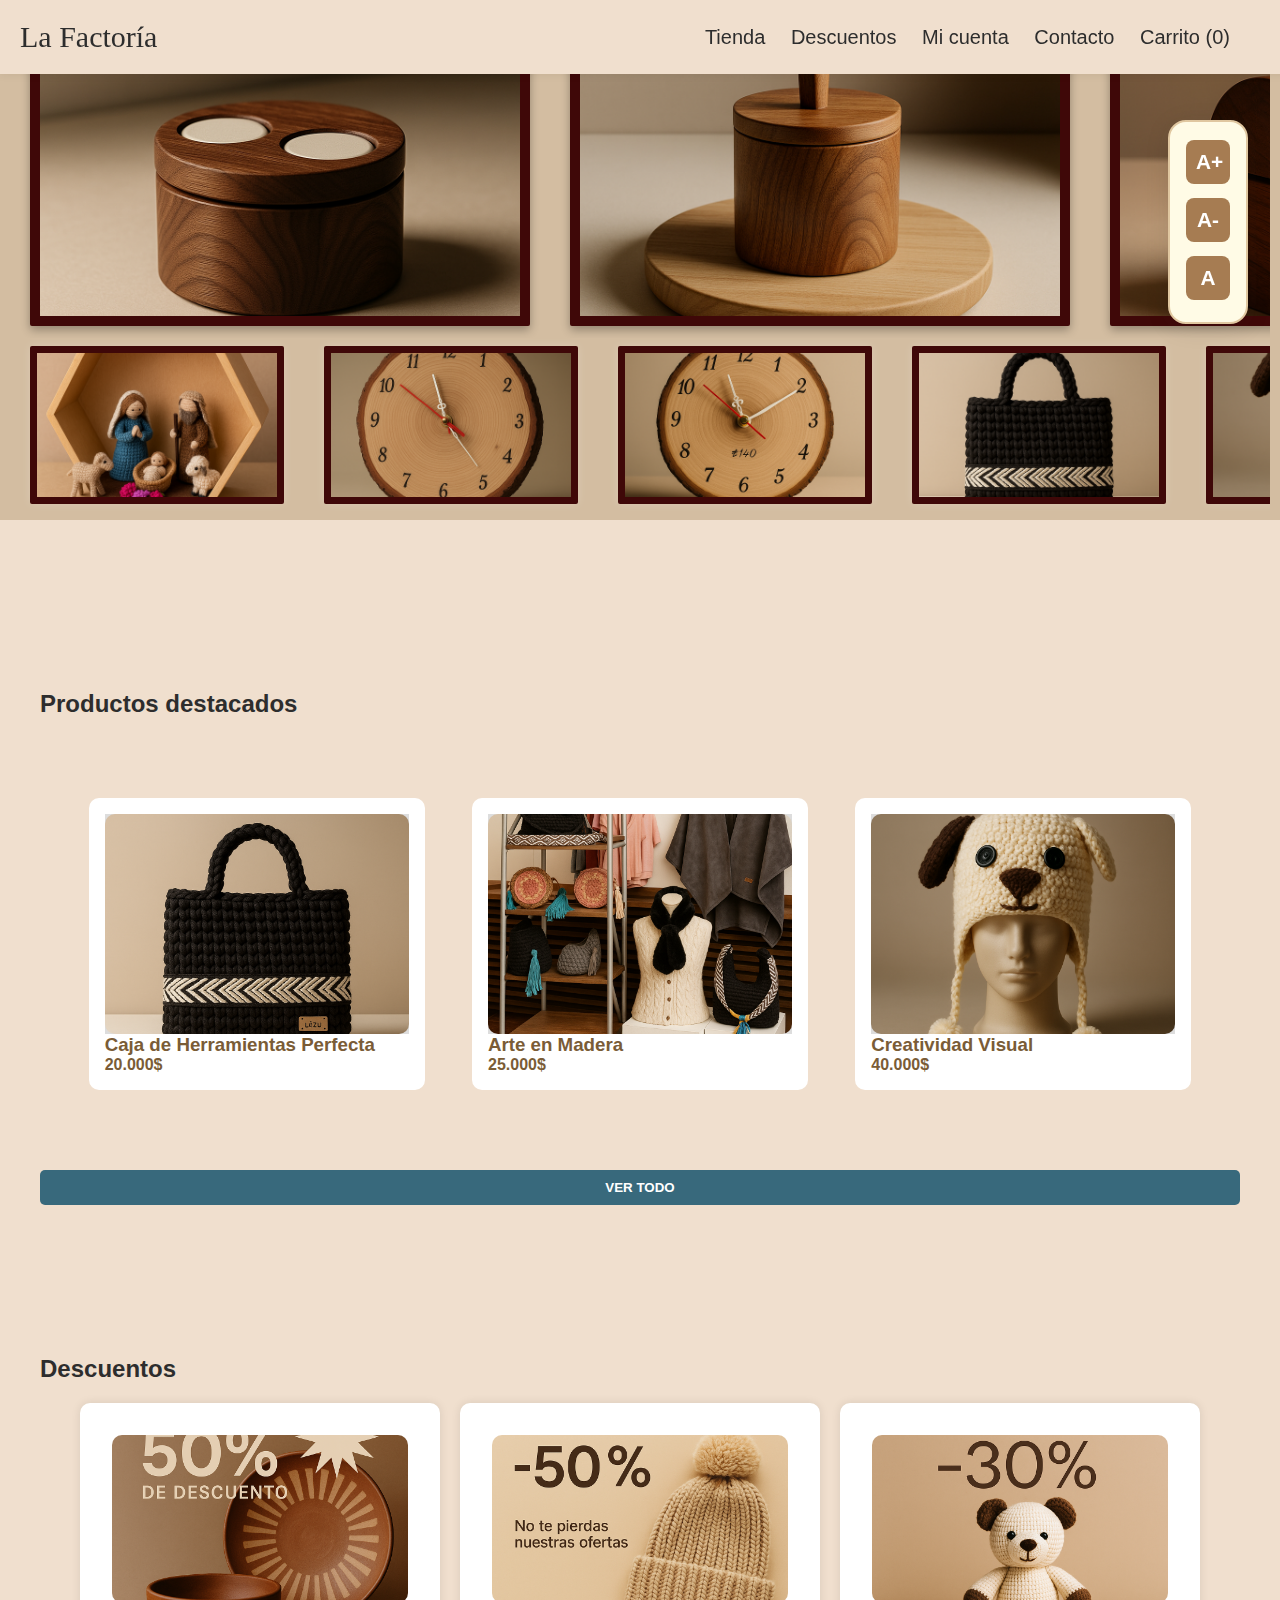
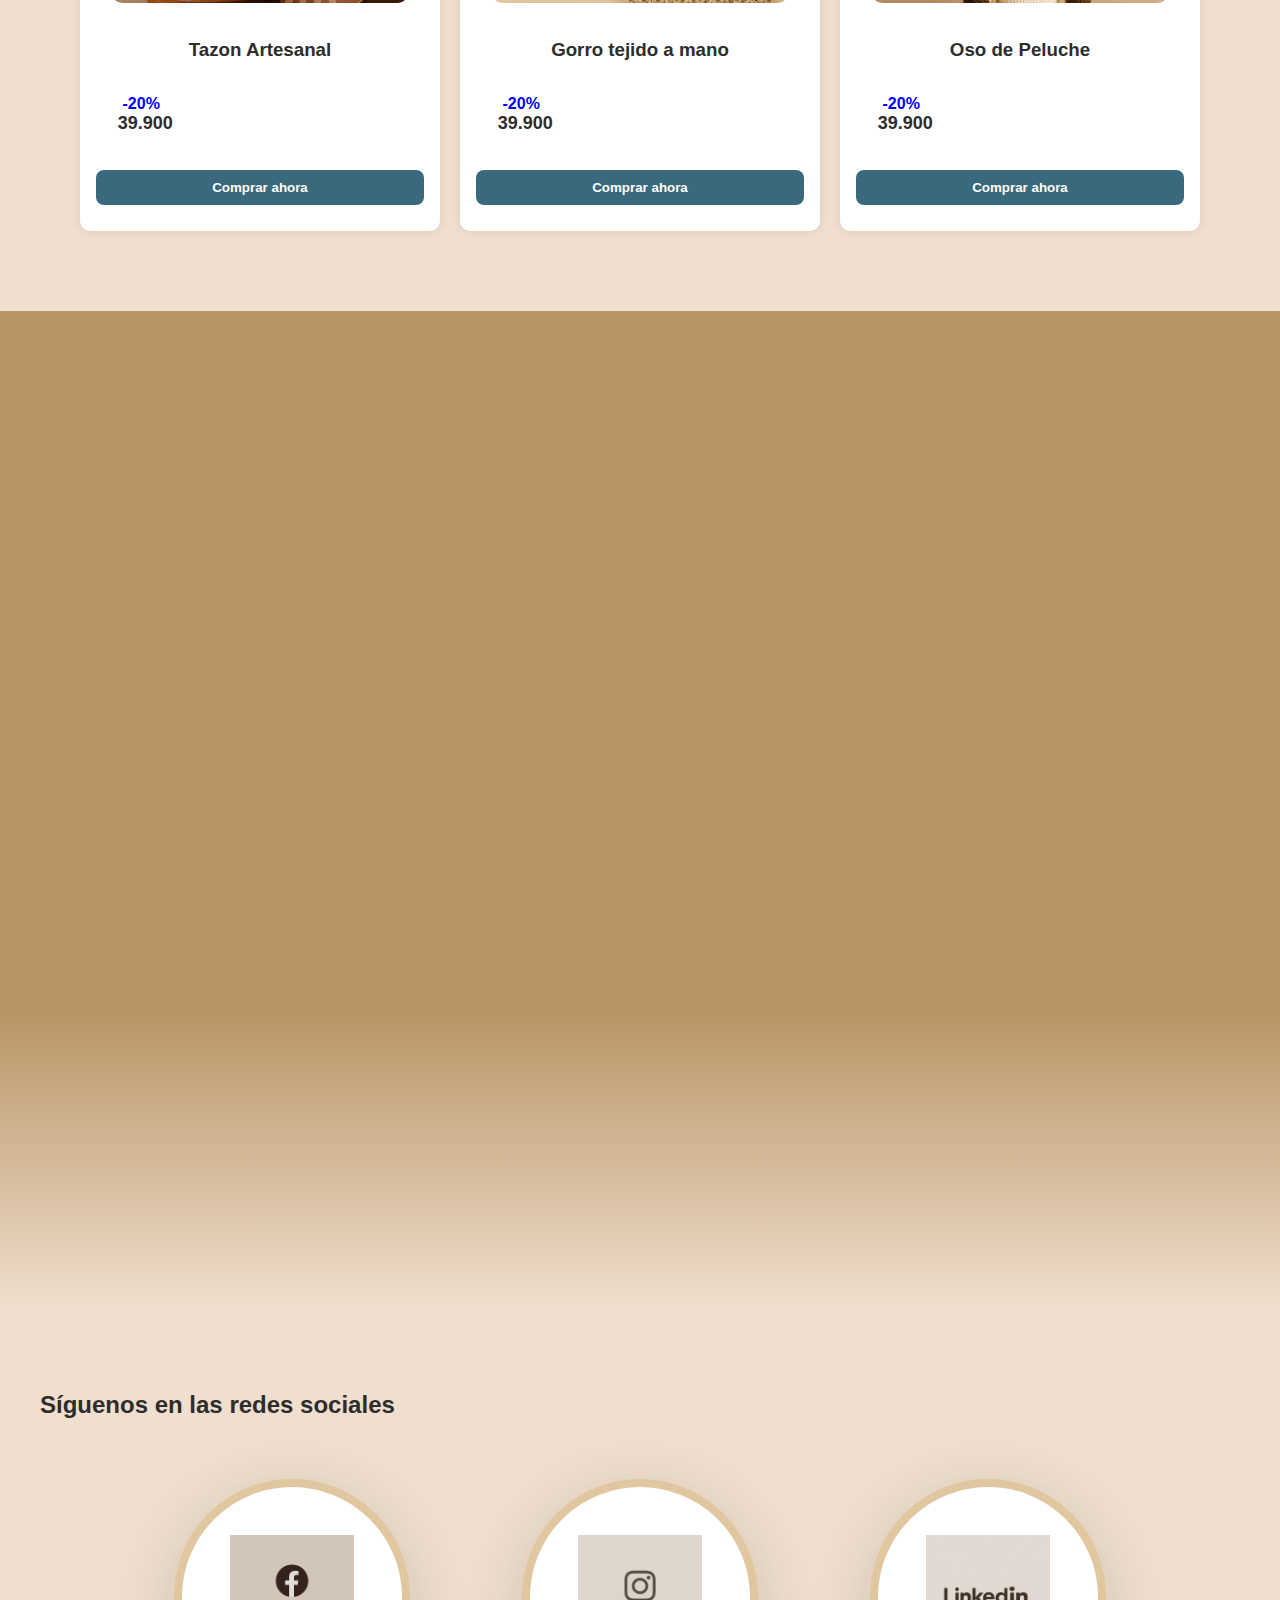
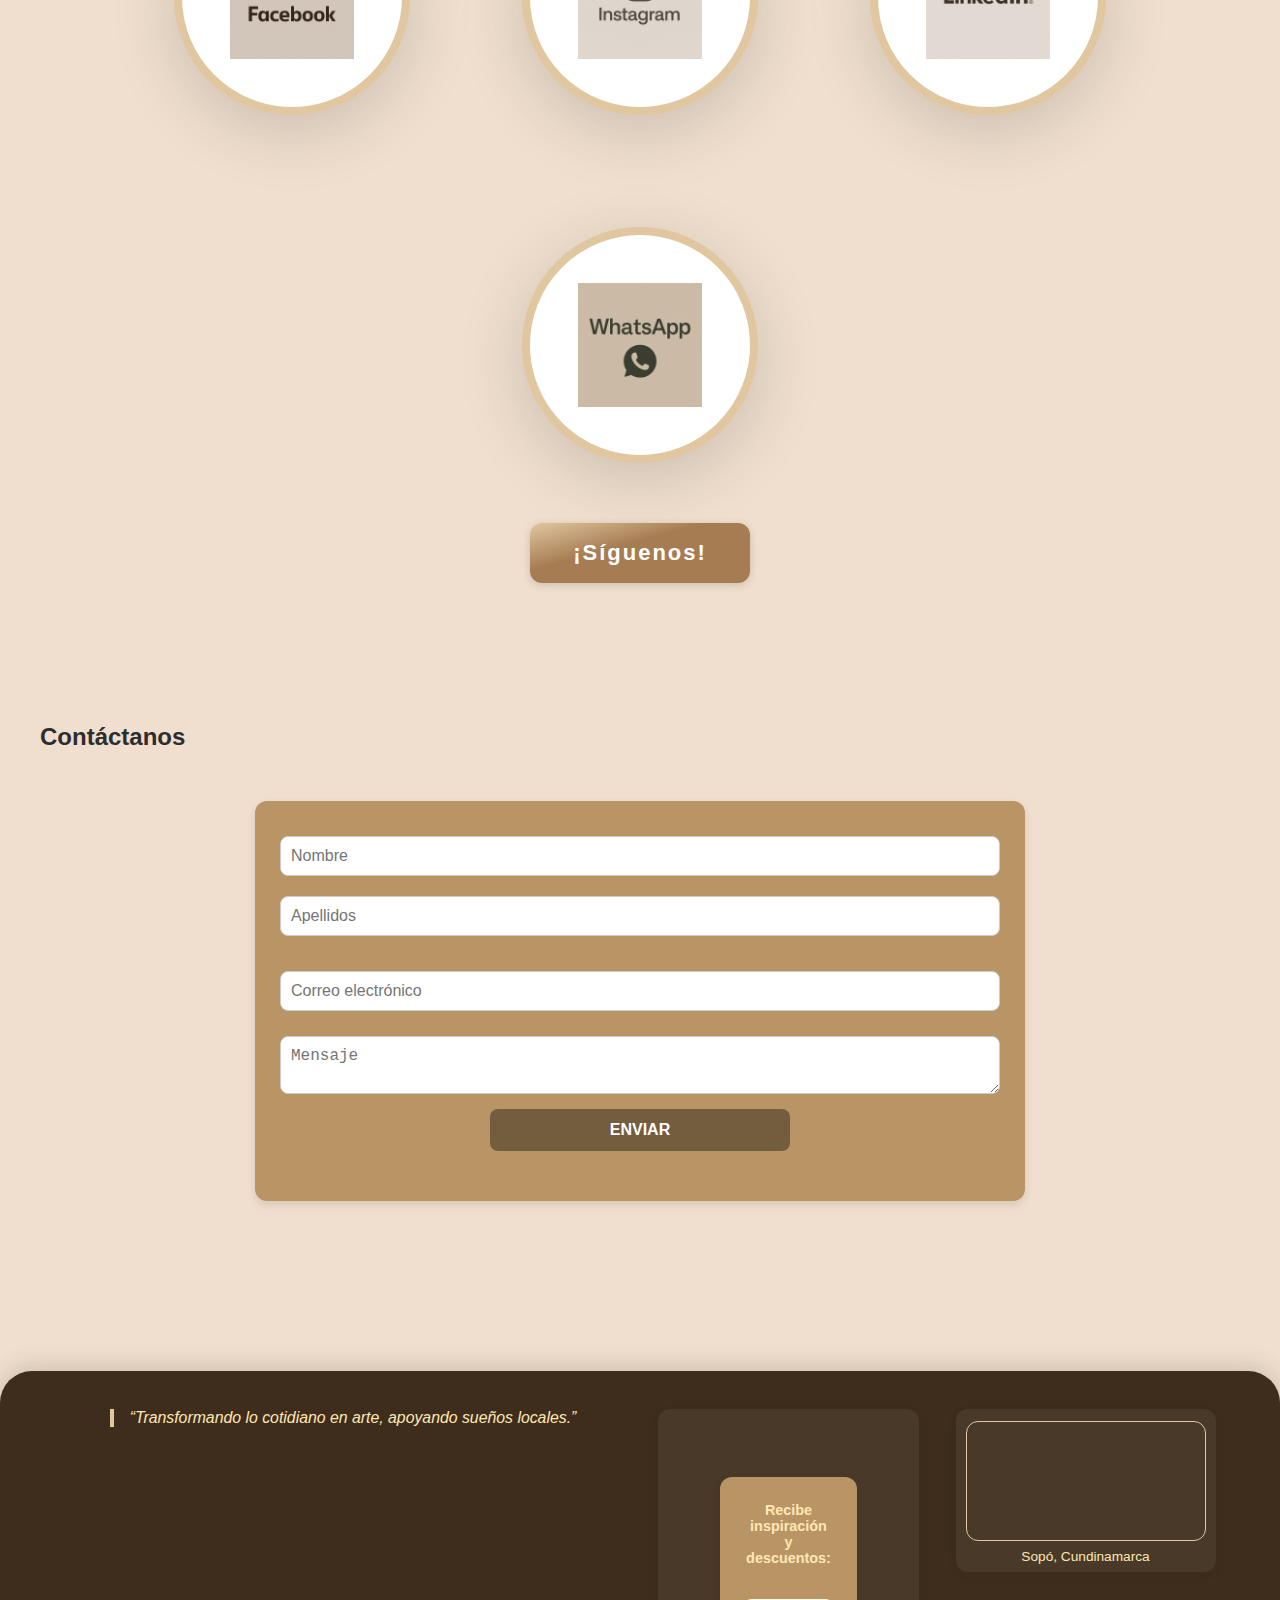
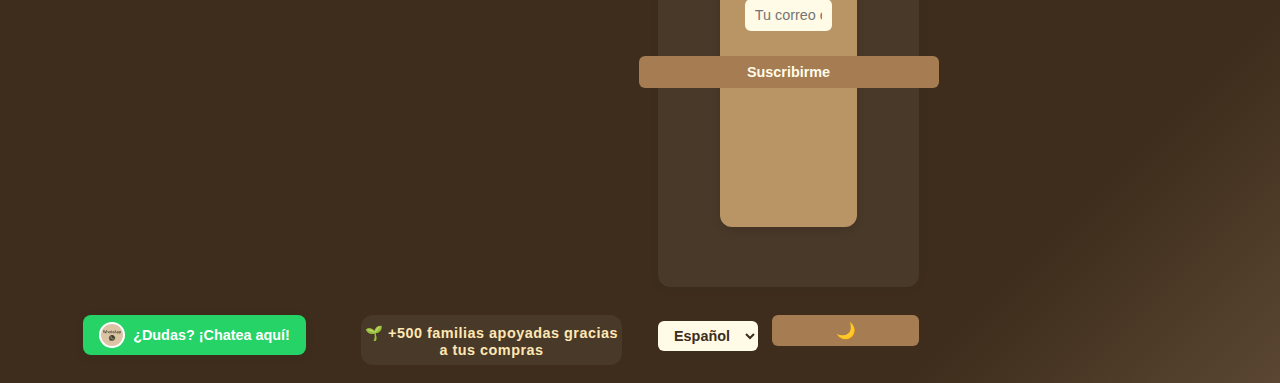
<file: la_factoria_clon/index.html>
<!DOCTYPE html>
<html lang="es">
  <head>
    <meta charset="UTF-8" />
    <meta name="viewport" content="width=device-width, initial-scale=1.0" />
    <title>La Factoría</title>
    <link rel="stylesheet" href="css/styles.css" />
    <link rel="stylesheet" href="css/style.css" />
  </head>
  <body>
    <!-- NAVBAR FIJA -->
    <header class="navbar-fija">
      <div class="logo">La Factoría</div>
      <nav>
        <a href="tienda.html">Tienda</a>
        <a href="#servicios">Descuentos</a>
        <a href="login.html">Mi cuenta</a>
        <a href="#contacto">Contacto</a>
        <a href="carrito.html">Carrito (<span id="cart-count">0</span>)</a>
      </nav>
    </header>

    <!-- Carrusel -->
    <section class="hero2">
      <!-- carrusel1 -->
      <div class="carrusel-container">
        <div class="carrusel">
          <div class="cinta">
            <a href="#"
              ><img src="imagenes/imagenes_zopo/1.png" alt="Carrusel 1"
            /></a>
            <a href="#"
              ><img src="imagenes/imagenes_zopo/2.png" alt="Carrusel 2"
            /></a>
            <a href="#"
              ><img src="imagenes/imagenes_zopo/3.png" alt="Carrusel 3"
            /></a>
            <a href="#"
              ><img src="imagenes/imagenes_zopo/4.png" alt="Carrusel 4"
            /></a>
            <a href="#"
              ><img src="imagenes/imagenes_zopo/5.png" alt="Carrusel 5"
            /></a>
            <a href="#"
              ><img src="imagenes/imagenes_zopo/6.png" alt="Carrusel 6"
            /></a>
            <!-- duplicación -->
            <a href="#"
              ><img src="imagenes/imagenes_zopo/1_1.png" alt="Carrusel 1b"
            /></a>
            <a href="#"
              ><img src="imagenes/imagenes_zopo/2_1.png" alt="Carrusel 2b"
            /></a>
            <a href="#"
              ><img src="imagenes/imagenes_zopo/3_1.png" alt="Carrusel 3b"
            /></a>
            <a href="#"
              ><img src="imagenes/imagenes_zopo/4_1.png" alt="Carrusel 4b"
            /></a>
            <a href="#"
              ><img src="imagenes/imagenes_zopo/5_1.png" alt="Carrusel 5b"
            /></a>
            <a href="#"
              ><img src="imagenes/imagenes_zopo/6_1.png" alt="Carrusel 6b"
            /></a>
          </div>
        </div>
      </div>

      <!-- carrusel2 -->
      <div class="carrusel2-container">
        <div class="carrusel2">
          <div class="cinta2">
            <a href="#"
              ><img src="imagenes/imagenes_zopo/7.png" alt="Carrusel 7"
            /></a>
            <a href="#"
              ><img src="imagenes/imagenes_zopo/8.png" alt="Carrusel 8"
            /></a>
            <a href="#"
              ><img src="imagenes/imagenes_zopo/9.png" alt="Carrusel 9"
            /></a>
            <a href="#"
              ><img src="imagenes/imagenes_zopo/10.png" alt="Carrusel 10"
            /></a>
            <a href="#"
              ><img src="imagenes/imagenes_zopo/7_1.png" alt="Carrusel 7b"
            /></a>
            <a href="#"
              ><img src="imagenes/imagenes_zopo/8_1.png" alt="Carrusel 8b"
            /></a>
            <a href="#"
              ><img src="imagenes/imagenes_zopo/9_1.png" alt="Carrusel 9b"
            /></a>
            <!-- duplicación -->
            <a href="#"
              ><img src="imagenes/imagenes_zopo/7.png" alt="Carrusel 7"
            /></a>
            <a href="#"
              ><img src="imagenes/imagenes_zopo/8.png" alt="Carrusel 8"
            /></a>
            <a href="#"
              ><img src="imagenes/imagenes_zopo/9.png" alt="Carrusel 9"
            /></a>
            <a href="#"
              ><img src="imagenes/imagenes_zopo/10.png" alt="Carrusel 10"
            /></a>
            <a href="#"
              ><img src="imagenes/imagenes_zopo/7_1.png" alt="Carrusel 7b"
            /></a>
            <a href="#"
              ><img src="imagenes/imagenes_zopo/8_1.png" alt="Carrusel 8b"
            /></a>
            <a href="#"
              ><img src="imagenes/imagenes_zopo/9_1.png" alt="Carrusel 9b"
            /></a>
          </div>
        </div>
      </div>
    </section>

    <main>
      <section class="productos-destacados destacados" id="productos">
        <h2>Productos destacados</h2>
        <div class="destacados productos">
          <!-- Cambios: cada producto es un enlace a la página de producto -->
          <a class="producto" href="producto.html?producto=1">
            <div class="img">
              <img
                src="imagenes/imagenes_zopo/10.png"
                alt="Bazo de Decoracion"
              />
              <div class="overlay">
                Producto artesanal único. Calidad y diseño exclusivo.<br />
                <span style="font-size: 0.9em; font-weight: normal"
                  >Caja de Herramientas Perfecta</span
                >
              </div>
            </div>
            <h3>Caja de Herramientas Perfecta</h3>
            <p>20.000$</p>
          </a>
          <a class="producto" href="producto.html?producto=2">
            <div class="img">
              <img src="imagenes/imagenes_zopo/9_1.png" alt="Arte en Madera" />
              <div class="overlay">
                Hecho a mano con madera seleccionada.<br />
                <span style="font-size: 0.9em; font-weight: normal"
                  >Arte en Madera</span
                >
              </div>
            </div>
            <h3>Arte en Madera</h3>
            <p>25.000$</p>
          </a>
          <a class="producto" href="producto.html?producto=3">
            <div class="img">
              <img
                src="imagenes/imagenes_zopo/7_1.png"
                alt="Creatividad Visual"
              />
              <div class="overlay">
                Dale vida a tus ideas con creatividad.<br />
                <span style="font-size: 0.9em; font-weight: normal"
                  >Creatividad Visual</span
                >
              </div>
            </div>
            <h3>Creatividad Visual</h3>
            <p>40.000$</p>
          </a>
        </div>
        <button>VER TODO</button>
      </section>

      <section class="servicios" id="servicios">
        <h2>Descuentos</h2>
        <div class="cards">
          <!-- Tarjeta 1 -->
          <div class="card">
            <div class="img">
              <img src="imagenes/descuentos/des_1.png" alt="Vaso Artesanal" />
            </div>
            <h3>Tazon Artesanal</h3>
            <div class="precios">
              <span class="descuento">-20%</span>
              <span class="precio-actual">39.900</span>
            </div>
            <button class="btn-comprar">Comprar ahora</button>
          </div>

          <!-- Tarjeta 2 -->
          <div class="card">
            <div class="img">
              <img src="imagenes/descuentos/des_2.png" alt="Vaso Artesanal" />
            </div>
            <h3>Gorro tejido a mano</h3>
            <div class="precios">
              <span class="descuento">-20%</span>
              <span class="precio-actual">39.900</span>
            </div>
            <button class="btn-comprar">Comprar ahora</button>
          </div>

          <!-- Tarjeta 3 -->
          <div class="card">
            <div class="img">
              <img src="imagenes/descuentos/des_3.png" alt="Vaso Artesanal" />
            </div>
            <h3>Oso de Peluche</h3>
            <div class="precios">
              <span class="descuento">-20%</span>
              <span class="precio-actual">39.900</span>
            </div>
            <button class="btn-comprar">Comprar ahora</button>
          </div>
        </div>
      </section>

      <!-- 5. Sobre nosotros -->
      <section id="nosotros" class="seccion madera">
        <div class="containerNosotros">
          <img
            src="imagenes/imagenNosotros/carro.png"
            id="imagen"
            alt="Imagen animada"
          />
          <div id="marco">
            <img
              src="imagenes/imagenNosotros/marco.png"
              id="imagen-marco"
              alt="Marco decorativo"
            />
            <div id="cuadro">
              <h2>Sobre nosotros</h2>
              <p>
                En La Factoria Artesanal, ubicada en Sopo, trabajamos para
                llevar los mejores productos del campo y la ciudad a todos los
                hogares. Con atención cálida y precios justos, hacemos del
                mercado una experiencia para todos.
              </p>
            </div>
          </div>
        </div>
      </section>

      <section class="redes">
        <h2>Síguenos en las redes sociales</h2>
        <div class="galeria redes-sociales">
          <a
            href="https://facebook.com"
            target="_blank"
            class="red-social facebook"
            title="Facebook"
          >
            <img src="imagenes/logo_redes/facebook.png" alt="Facebook" />
          </a>
          <a
            href="https://instagram.com"
            target="_blank"
            class="red-social instagram"
            title="Instagram"
          >
            <img src="imagenes/logo_redes/insta.png" alt="Instagram" />
          </a>
          <a
            href="https://linkedin.com"
            target="_blank"
            class="red-social linkedin"
            title="LinkedIn"
          >
            <img src="imagenes/logo_redes/linkedin.png" alt="LinkedIn" />
          </a>
          <a
            href="https://wa.me/573001234567"
            target="_blank"
            class="red-social whatsapp"
            title="WhatsApp"
          >
            <img src="imagenes/logo_redes/whats.png" alt="WhatsApp" />
          </a>
        </div>
        <button class="btn-redes">
          <span></span><span></span><span></span><span></span>
          ¡Síguenos!
        </button>
      </section>

      <section class="contacto" id="contacto">
        <h2>Contáctanos</h2>
        <form>
          <div>
            <input placeholder="Nombre" />
            <input placeholder="Apellidos" />
          </div>
          <input placeholder="Correo electrónico" />
          <textarea placeholder="Mensaje"></textarea>
          <button>ENVIAR</button>
        </form>
      </section>
    </main>

    <!-- Widget de accesibilidad -->
    <div
      class="accesibilidad-widget"
      aria-label="Herramientas de accesibilidad"
    >
      <button id="aumentar-texto" title="Aumentar tamaño de texto">A+</button>
      <button id="disminuir-texto" title="Disminuir tamaño de texto">A-</button>
      <button id="resetear-texto" title="Restablecer tamaño de texto">A</button>
    </div>

    <!-- Footer innovador -->
    <footer class="footer-innovador">
      <!-- 1. Frase inspiradora o lema de la marca -->
      <div class="footer-lema">
        <blockquote>
          <span
            >“Transformando lo cotidiano en arte, apoyando sueños
            locales.”</span
          >
        </blockquote>
      </div>

      <!-- 2. Newsletter creativa -->
      <div class="footer-newsletter">
        <form id="newsletter-form">
          <label for="newsletter-email">Recibe inspiración y descuentos:</label>
          <input
            type="email"
            id="newsletter-email"
            placeholder="Tu correo electrónico"
            required
          />
          <button type="submit">Suscribirme</button>
        </form>
        <div id="newsletter-msg" style="display: none">
          ¡Gracias por unirte a la comunidad Factoría!
        </div>
      </div>

      <!-- 3. Mapa interactivo o mini-mapa de Sopo -->
      <div class="footer-mapa">
        <iframe
          title="Ubicación La Factoría Sopo"
          src="https://www.openstreetmap.org/export/embed.html?bbox=-73.944%2C4.909%2C-73.930%2C4.919&amp;layer=mapnik"
          style="
            border: 1px solid #e0c7a0;
            border-radius: 12px;
            width: 100%;
            height: 120px;
          "
          loading="lazy"
          referrerpolicy="no-referrer-when-downgrade"
        ></iframe>
        <small>Sopó, Cundinamarca</small>
      </div>

      <!-- 5. Botón de WhatsApp o chat directo -->
      <div class="footer-whatsapp">
        <a
          href="https://wa.me/573001234567"
          target="_blank"
          class="whatsapp-btn"
          title="Chatea con nosotros por WhatsApp"
        >
          <img src="imagenes/logo_redes/whats.png" alt="WhatsApp" />
          <span>¿Dudas? ¡Chatea aquí!</span>
        </a>
      </div>

      <!-- 10. Contador de impacto -->
      <div class="footer-impacto">
        <span
          >🌱 <strong>+500</strong> familias apoyadas gracias a tus
          compras</span
        >
      </div>

      <!-- 11. Selector de idioma y modo oscuro -->
      <div class="footer-opciones">
        <select id="selector-idioma" aria-label="Seleccionar idioma">
          <option value="es">Español</option>
          <option value="en">English</option>
        </select>
        <button id="modo-oscuro" title="Activar/desactivar modo oscuro">
          🌙
        </button>
      </div>
    </footer>
    <script src="js/scripts.js"></script>
    <script src="js/accesibilidad.js"></script>
    <script>
      // Newsletter feedback
      document.getElementById("newsletter-form").onsubmit = function (e) {
        e.preventDefault();
        document.getElementById("newsletter-msg").style.display = "block";
        setTimeout(() => {
          document.getElementById("newsletter-msg").style.display = "none";
        }, 3500);
        this.reset();
      };

      // Modo oscuro
      document.getElementById("modo-oscuro").onclick = function () {
        document.body.classList.toggle("dark-mode");
      };

      // Selector de idioma (solo cambia el idioma visualmente, ejemplo simple)
      document.getElementById("selector-idioma").onchange = function () {
        alert("Funcionalidad de cambio de idioma próximamente.");
      };
    </script>
  </body>
</html>
</file>
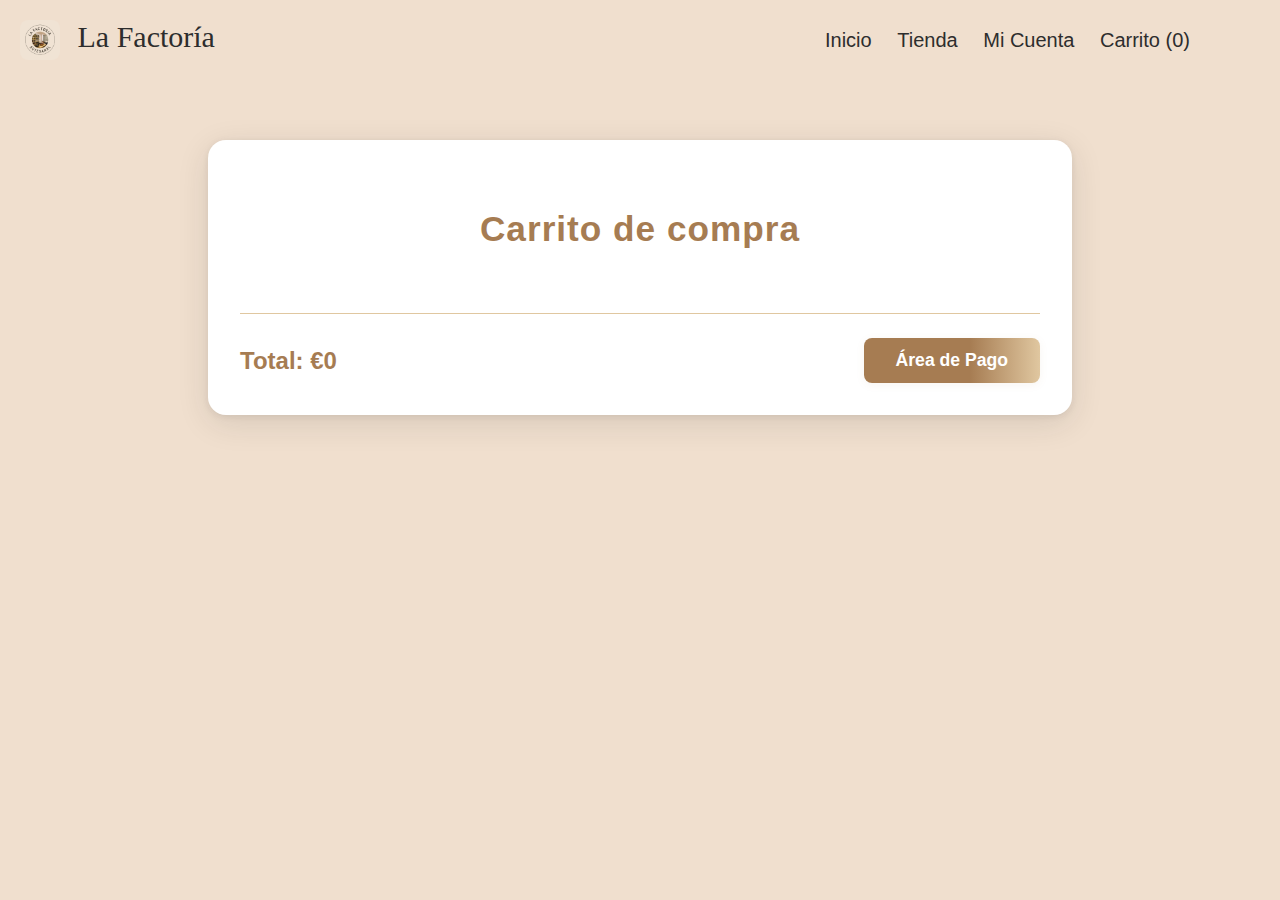
<file: la_factoria_clon/carrito.html>
<!DOCTYPE html>
<html lang="es">
  <head>
    <meta charset="UTF-8" />
    <meta name="viewport" content="width=device-width, initial-scale=1.0" />
    <title>Carrito de Compra - La Factoría</title>
    <link rel="stylesheet" href="css/styles.css" />
    <link rel="stylesheet" href="css/css_carrito.css" />
  </head>
  <body>
    <header>
      <div class="logo">
        <img
          src="imagenes/logo_redes/logo.png"
          alt="Logo La Factoría"
          style="
            height: 40px;
            vertical-align: middle;
            border-radius: 8px;
            margin-right: 10px;
          "
        />
        La Factoría
      </div>
      <nav>
        <a href="index.html">Inicio</a>
        <a href="tienda.html">Tienda</a>
        <a href="login.html">Mi Cuenta</a>
        <a href="carrito.html">Carrito (<span id="cart-count">0</span>)</a>
      </nav>
    </header>

    <main class="carrito">
      <h2>Carrito de compra</h2>
      <div id="cart-items">
        <!-- Los productos reales se generan dinámicamente con JS -->
      </div>
      <div class="total">
        <h3>Total: €<span id="total-price">0</span></h3>
        <button class="btn-pago" onclick="mostrarOpcionesPago()">
          Área de Pago
        </button>
        <div id="modal" class="modal">
          <div class="modal-content">
            <div id="opcionesPago">
              <h3>Elige tu método de pago</h3>
              <button onclick="elegirMetodo('Visa')">Visa 💳</button>
              <button onclick="elegirMetodo('Mastercard')">Mastercard 💳</button>
              <button onclick="elegirMetodo('Nequi')">Nequi 📱</button>
              <button onclick="cerrarOpcionesPago()">Cancelar</button>
            </div>
            <div id="contenidoPago"></div>
          </div>
        </div>
    </main>

    <script src="js/scripts.js"></script>
  </body>
</html>
</file>
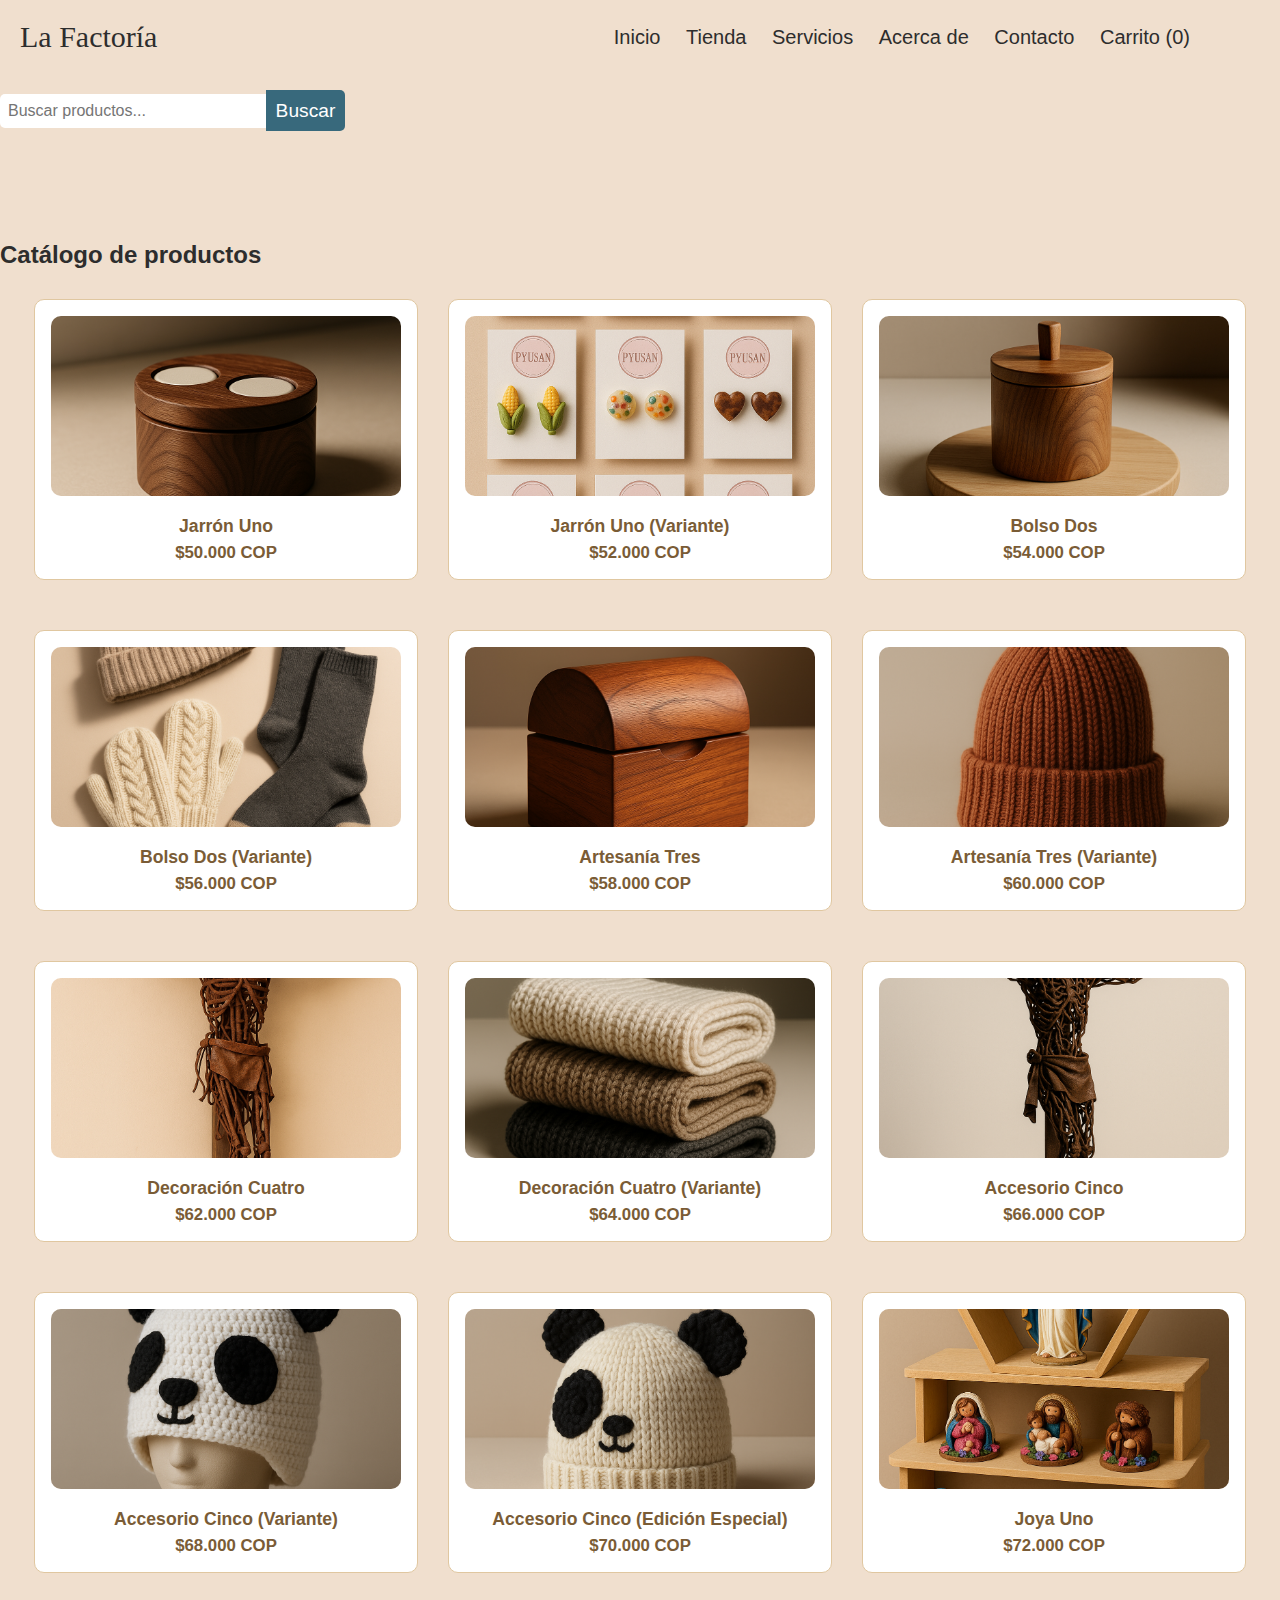
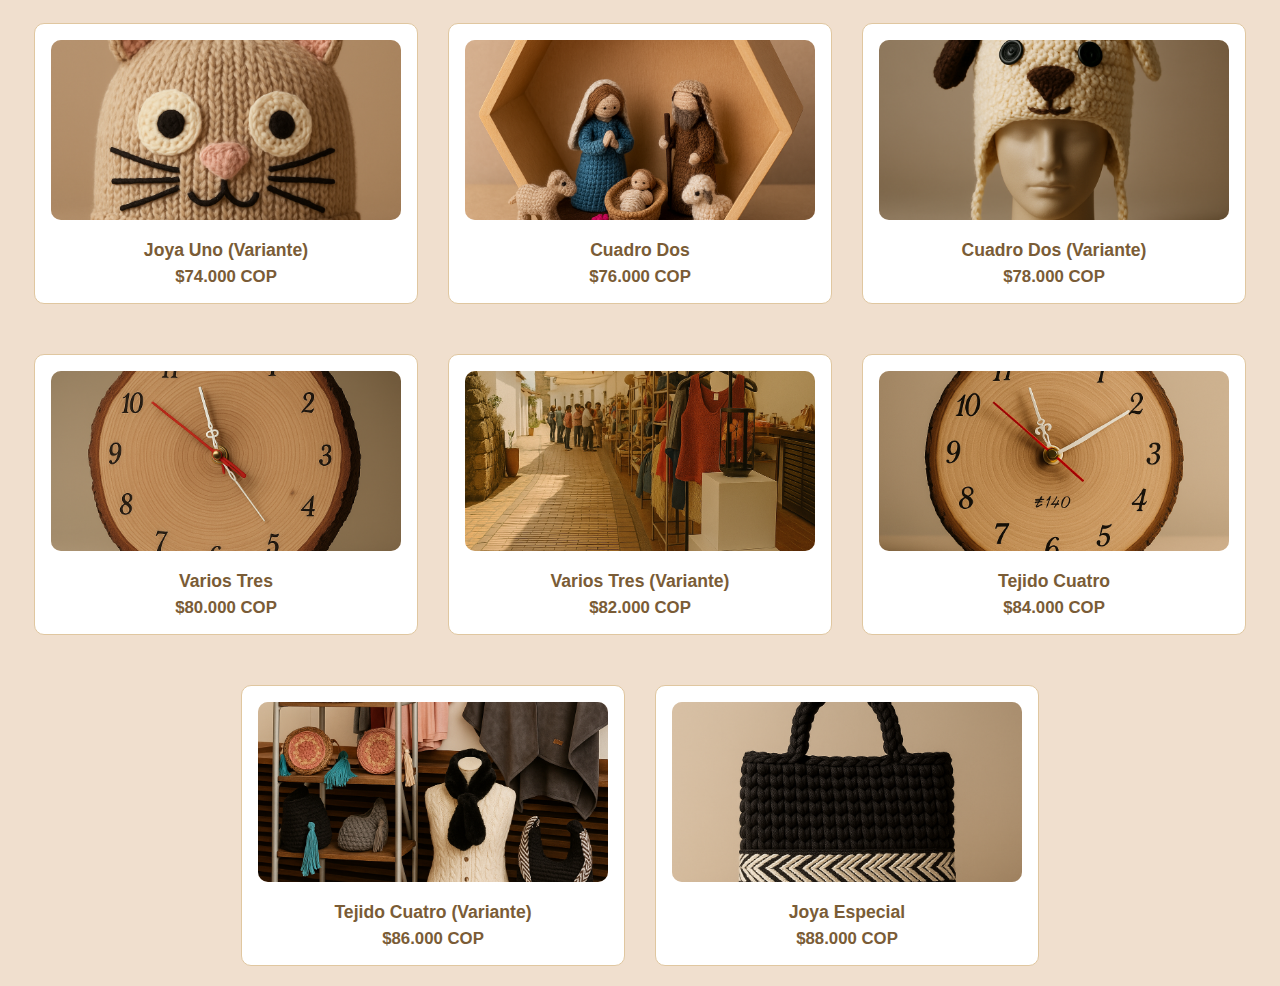
<file: la_factoria_clon/tienda.html>
<!DOCTYPE html>
<html lang="es">
  <head>
    <meta charset="UTF-8" />
    <meta name="viewport" content="width=device-width, initial-scale=1.0" />
    <title>Tienda - La Factoría</title>
    <link rel="stylesheet" href="css/styles.css" />
    <link rel="stylesheet" href="css/tienda.css" />
  </head>
  <body>
    <header>
      <div class="logo">La Factoría</div>
      <nav>
        <a href="index.html">Inicio</a>
        <a href="tienda.html">Tienda</a>
        <a href="index.html#servicios">Servicios</a>
        <a href="index.html#acerca">Acerca de</a>
        <a href="index.html#contacto">Contacto</a>
        <a href="carrito.html">Carrito (<span id="cart-count">0</span>)</a>
      </nav>
    </header>
    <section class="buscador">
      <input type="text" id="buscar" placeholder="Buscar productos..." />
      <button onclick="buscarProductos()">Buscar</button>
    </section>
    <main class="tienda">
      <h2>Catálogo de productos</h2>
      <div class="grid-productos" id="grid-productos">
        <!-- Los productos se cargarán automáticamente desde productos.json -->
      </div>
    </main>
    <script src="js/scripts.js"></script>
    <script>
      // Cargar productos desde productos.json y mostrarlos en la tienda
      fetch("productos.json")
        .then((response) => response.json())
        .then((productos) => {
          const grid = document.getElementById("grid-productos");
          grid.innerHTML = "";
          productos.forEach((prod) => {
            const a = document.createElement("a");
            a.className = "producto";
            a.href = `producto.html?producto=${prod.id}`;
            a.setAttribute("data-category", prod.category || "");
            a.innerHTML = `
              <img src="${prod.image}" alt="${prod.name}" />
              <h3>${prod.name}</h3>
              <p>$${prod.price.toLocaleString("es-CO")} COP</p>
            `;
            grid.appendChild(a);
          });
        });
    </script>
  </body>
</html>
</file>
<file: la_factoria_clon/css/styles.css>
body {
  margin: 0;
  font-family: Arial, sans-serif;
  background-color: #f0dfce;
  color: #2d2d2d;
}
header nav {
  margin-right: 70px;
}
header,
.navbar-fija {
  font-size: 20px;
  display: flex;
  justify-content: space-between;
  align-items: center;
  padding: 20px;
  background-color: #f0dfce;
}

/* Header fijo */
.navbar-fija {
  position: fixed;
  top: 0;
  left: 0;
  width: 100%;
  z-index: 100;
  box-shadow: 0 2px 8px rgba(0, 0, 0, 0.05);
}

.logo {
  font-family: "Lucida Sans Regular";
  font-size: 30px;
}

/* Para que el contenido no quede oculto debajo del header fijo */
main {
  padding-top: 90px;
}

nav a {
  margin-left: 20px;
  text-decoration: none;
  color: #2d2d2d;
}

/* ----------- PRODUCTOS DESTACADOS ENLACES ----------- */
.producto {
  text-decoration: none !important;
  color: #a67c52 !important;
  border: none;
}
.producto h3,
.producto p {
  color: #7a5c36 !important;
  margin: 0;
}
.producto:hover h3,
.producto:hover p {
  color: #d72638 !important;
}
.producto:visited,
.producto:active {
  color: #a67c52 !important;
}
.producto p {
  font-weight: bold;
  color: #7a5c36;
}

.hero {
  height: 100vh;
  background: #000 url("../assets/img/hero.jpg") no-repeat center/cover;
  color: #f0dfce;
  display: flex;
  align-items: center;
  justify-content: center;
  text-align: center;
  padding: 10px;
}
.destacados,
.servicios,
.acerca,
.redes,
.contacto {
  padding: 60px 40px;
}
.productos,
.cards,
.galeria,
.grid-productos {
  display: flex;
  justify-content: space-around;
  gap: 30px;
  flex-wrap: wrap;
}
.producto,
.cards div,
.galeria .img,
.grid-productos .producto {
  width: 30%;
  background: white;
  border-radius: 10px;
  overflow: hidden;
  padding: 1rem;
  box-sizing: border-box;
  margin-bottom: 20px;
  cursor: pointer;
  transition: box-shadow 0.2s;
}
.producto:hover,
.cards div:hover,
.grid-productos .producto:hover {
  box-shadow: 0 4px 16px rgba(0, 0, 0, 0.1);
}
.producto img,
.cards div img,
.galeria .img img,
.grid-productos .producto img {
  width: 100%;
  border-radius: 10px;
  object-fit: cover;
}
.img {
  background-color: #ddd;
  width: 100%;
  height: 200px;
  display: flex;
  align-items: center;
  justify-content: center;
  overflow: hidden;
}
.img img {
  width: 100%;
  height: 100%;
  object-fit: cover;
  border-radius: 10px;
}
.acerca {
  display: flex;
  gap: 40px;
}

/* Form */
form {
  width: 60%;
  height: 350px;
  display: flex;
  flex-direction: column;
  gap: 15px;
  padding: 25px;
  background: #b99566;
  border-radius: 12px;
  box-shadow: 0 4px 10px rgba(0, 0, 0, 0.1);
  margin: 50px auto;
  font-family: "Segoe UI", sans-serif;
}

form h2 {
  margin: 0;
  text-align: center;
  color: #333;
}

form label {
  font-weight: bold;
  color: #555;
}

form input,
form textarea {
  padding: 10px;
  border: 1px solid #ccc;
  border-radius: 8px;
  font-size: 1rem;
  outline: none;
  transition: border 0.3s;
}

form input:focus,
form textarea:focus {
  border-color: rgb(204, 156, 101);
}

form button {
  padding: 12px;
  background-color: #745d3f;
  color: white;
  border: none;
  border-radius: 8px;
  cursor: pointer;
  font-size: 1rem;
  transition: background-color 0.3s;
  width: 300px;
  align-self: center;
}

form button:hover {
  background-color: #a08158;
}

footer {
  text-align: center;
  padding: 20px;
  background-color: #f0dfce;
  font-size: 0.9em;
}

/* ----------- EFECTO HOVER PRODUCTOS DESTACADOS ----------- */
.producto {
  position: relative;
  overflow: hidden;
}

.producto .img {
  position: relative;
  width: 100%;
  height: 220px;
  display: flex;
  align-items: center;
  justify-content: center;
}

.producto .img img {
  width: 100%;
  height: 100%;
  object-fit: cover;
  transition: filter 0.4s;
}

.producto .overlay {
  position: absolute;
  top: 0;
  left: 0;
  right: 0;
  bottom: 0;
  display: flex;
  align-items: center;
  justify-content: center;
  opacity: 0;
  background: rgba(44, 44, 44, 0.5);
  color: #fff;
  font-size: 1.2em;
  font-weight: bold;
  text-align: center;
  padding: 20px;
  transition: opacity 0.4s;
  pointer-events: none;
}

.producto:hover .img img {
  filter: blur(3px) brightness(0.7);
}

.producto:hover .overlay {
  opacity: 1;
  pointer-events: auto;
}

/*Carrusel*/
.hero2 {
  height: 500px;
  background: #d3bda1;
  text-align: center;
  padding: 10px;
}

/*Carrusel 1*/
.carrusel-container {
  overflow: hidden;
  padding: 8px 0;
}

.carrusel {
  white-space: nowrap;
}

.cinta {
  display: inline-flex;
  animation: mover 60s linear infinite;
  animation-direction: reverse;
}

.cinta a {
  display: inline-block;
}

.cinta img {
  padding: 10px;
  background-color: #3f0808;
  box-shadow: 0 4px 10px rgba(0, 0, 0, 0.3);
  width: 480px;
  height: 288px;
  margin: 0 20px;
  object-fit: cover;
  border-radius: 2px;
  cursor: pointer;
}

/*Carrusel 2*/
.carrusel2-container {
  overflow: hidden;
  padding: 8px 0;
}

.carrusel2 {
  white-space: nowrap;
}

.cinta2 {
  display: inline-flex;
  animation: mover 50s linear infinite;
}

.cinta2 a {
  display: inline-block;
}

.cinta2 img {
  padding: 7px;
  background-color: #3f0808;
  box-shadow: 0 4px 10px rgba(0, 0, 0, 0.3);
  width: 240px;
  height: 144px;
  margin: 0 20px;
  object-fit: cover;
  border-radius: 2px;
  box-shadow: 0 0 10px rgba(255, 255, 255, 0.2);
  cursor: pointer;
}

@keyframes mover {
  0% {
    transform: translateX(0);
  }
  100% {
    transform: translateX(-50%);
  }
}

/*About us*/

.containerNosotros {
  position: relative;
  width: 100%;
  height: 1000px;
  background: linear-gradient(to bottom, #b99566 70%, #f0dfce 100%);
}

#imagen {
  position: absolute;
  top: 35%;
  left: -300px; /* más grande, sale desde más lejos */
  width: 300px;
  z-index: 3;
  margin-top: 80px; /* aparece al centro del cuadro */
}

#marco {
  position: absolute;
  top: 25%;
  left: 50%; /* fuera de pantalla */
  width: 700px;
  height: 500px;
  z-index: 1;
  transform: translateX(-200%); /* empieza fuera de pantalla por la izquierda */
  transition: transform 1.5s ease-out;
}

#imagen-marco {
  width: 100%;
  height: 100%;
  display: block;
  position: absolute;
  top: 0;
  left: 0;
  z-index: 1;
}

#cuadro {
  position: absolute;
  top: 53%;
  left: 50%;
  width: 60%;
  height: 80%;
  padding: 15px;
  text-align: center;
  font-size: 1.5rem;
  display: flex;
  flex-direction: column;
  justify-content: center;
  align-items: center;
  transform: translate(-50%, -50%);
  z-index: 2;
  border-radius: 12px;
  box-sizing: border-box;
}

#cuadro h2 {
  font-size: 1.6rem;
  margin-bottom: 10px;
  color: #d72638; /* Rojo */
}

#cuadro p {
  font-size: 1.25rem;
  color: #4e342e; /* Texto cacao */
}

.cards {
  display: flex;
  gap: 20px;
  flex-wrap: wrap;
  justify-content: center;
}

.card {
  background-color: white;
  border-radius: 15px;
  box-shadow: 0 0 10px rgba(0, 0, 0, 0.1);
  padding: 20px;
  width: 250px;
  text-align: center;
}

.cards .img {
  width: 100%;
  height: 200px; /* o el alto que prefieras */
  overflow: hidden;
  border-radius: 10px;
}

.cards .img img {
  width: 100%;
  height: 100%;
  object-fit: cover; /* Esto hace que la imagen rellene sin deformarse */
}
.precios {
  margin: 10px 0;
}

.descuento {
  color: blue;
  font-weight: bold;
  margin-right: 8px;
}

.precio-actual {
  font-size: 18px;
  font-weight: bold;
}

.btn-comprar {
  background-color: #7a5c36 60%;
  color: white;
  border: none;
  padding: 10px 20px;
  border-radius: 8px;
  cursor: pointer;
  font-weight: bold;
  transition: background-color 0.3s;
}

.btn-comprar:hover {
  background-color: #7a5c36 60%;
}

/* ------------------- NUEVO: PRODUCTO INDIVIDUAL ------------------- */
.producto-individual {
  display: flex;
  gap: 40px;
  max-width: 900px;
  margin: 60px auto;
  background: #fff;
  border-radius: 18px;
  box-shadow: 0 8px 32px rgba(44, 44, 44, 0.12),
    0 1.5px 6px rgba(44, 44, 44, 0.08);
  padding: 40px;
}
.producto-individual .imagen {
  flex: 1;
  display: flex;
  align-items: center;
  justify-content: center;
}
.producto-individual .imagen img {
  width: 100%;
  max-width: 350px;
  border-radius: 12px;
  box-shadow: 0 2px 12px rgba(44, 44, 44, 0.08);
}
.producto-individual .detalle {
  flex: 1.2;
  display: flex;
  flex-direction: column;
  justify-content: center;
}
.producto-individual .detalle h1 {
  font-size: 2rem;
  margin-bottom: 12px;
  color: #a67c52;
}
.producto-individual .detalle .precio {
  font-size: 1.5rem;
  color: #7a5c36;
  margin-bottom: 18px;
}
.producto-individual .detalle p {
  margin-bottom: 18px;
  color: #444;
}
.producto-individual .detalle label,
.producto-individual .detalle input {
  font-size: 1rem;
  margin-bottom: 10px;
}
.producto-individual .detalle input[type="number"] {
  width: 60px;
  padding: 4px 8px;
  border-radius: 6px;
  border: 1px solid #ccc;
  margin-left: 8px;
}
.producto-individual .detalle button {
  background: linear-gradient(90deg, #a67c52 60%, #e0c7a0 100%);
  color: #fff;
  border: none;
  border-radius: 8px;
  padding: 12px 32px;
  font-size: 1.1rem;
  font-weight: 600;
  cursor: pointer;
  box-shadow: 0 2px 8px rgba(166, 124, 82, 0.08);
  transition: background 0.2s, transform 0.2s;
}
.producto-individual .detalle button:hover {
  background: linear-gradient(90deg, #7a5c36 60%, #e0c7a0 100%);
  transform: translateY(-2px) scale(1.03);
}
@media (max-width: 900px) {
  .producto-individual {
    flex-direction: column;
    padding: 20px;
  }
  .producto-individual .imagen,
  .producto-individual .detalle {
    width: 100%;
  }
  .producto-individual .imagen img {
    max-width: 100%;
  }
}

.precio-original {
  text-decoration: line-through;
  color: #888;
}
</file>
<file: la_factoria_clon/css/style.css>
body {
  font-family: Arial, sans-serif;
  background: #f0dfce;
  margin: 0;
}

/* Centrado solo para el login */
.login-page {
  min-height: 100vh;
  display: flex;
  align-items: center;
  justify-content: center;
}

.login-container {
  background: white;
  padding: 20px;
  border-radius: 10px;
  box-shadow: 0 0 10px rgba(0, 0, 0, 0.1);
  width: 300px;
  text-align: center;
}

input {
  margin: 10px 0;
  padding: 10px;
  width: 100%;
  box-sizing: border-box;
  border: 1px solid #ccc;
  border-radius: 5px;
}

button {
  padding: 10px;
  background: #38697c;
  color: white;
  border: none;
  border-radius: 5px;
  width: 100%;
  cursor: pointer;
  margin-bottom: 10px;
  font-weight: bold;
}

button.secundario {
  background: #2196f3;
}

button:hover {
  opacity: 0.9;
}

#mensaje,
#mensajeRegistro {
  margin-top: 10px;
  color: red;
  font-size: 14px;
}

.link-registro {
  margin-top: 10px;
  font-size: 14px;
}

.link-registro a {
  color: #2196f3;
  text-decoration: none;
  font-weight: bold;
}

.link-registro a:hover {
  text-decoration: underline;
}

/* --- Redes sociales con botones únicos y vistosos (DOBLE DE GRANDES) --- */
.redes-sociales {
  display: flex;
  justify-content: center;
  gap: 112px;
  margin: 60px 0;
}

.red-social {
  display: flex;
  align-items: center;
  justify-content: center;
  width: 220px;
  height: 220px;
  border-radius: 50%;
  background: #fff;
  box-shadow: 0 16px 64px rgba(44, 44, 44, 0.18);
  transition: transform 0.22s cubic-bezier(0.4, 2, 0.6, 1), box-shadow 0.22s;
  overflow: hidden;
  border: 8px solid #e0c7a0;
  position: relative;
}

.red-social img {
  width: 124px;
  height: 124px;
  object-fit: contain;
  transition: transform 0.22s cubic-bezier(0.4, 2, 0.6, 1), filter 0.22s;
  filter: grayscale(30%) brightness(0.95);
}

.red-social.facebook:hover {
  background: #1877f3;
  border-color: #1877f3;
}
.red-social.instagram:hover {
  background: radial-gradient(
    circle at 30% 110%,
    #fdf497 0%,
    #fdf497 5%,
    #fd5949 45%,
    #d6249f 60%,
    #285aeb 90%
  );
  border-color: #d6249f;
}
.red-social.linkedin:hover {
  background: #0077b5;
  border-color: #0077b5;
}
.red-social.whatsapp:hover {
  background: #25d366;
  border-color: #25d366;
}
.red-social:hover img {
  transform: scale(1.22) rotate(-8deg);
  filter: none;
}
.red-social::after {
  content: "";
  position: absolute;
  inset: 0;
  border-radius: 50%;
  pointer-events: none;
  box-shadow: 0 0 0 0 rgba(166, 124, 82, 0.18);
  transition: box-shadow 0.22s;
}
.red-social:hover::after {
  box-shadow: 0 0 0 32px rgba(166, 124, 82, 0.1);
}

/* Botón animado de redes */
.btn-redes {
  width: 220px;
  height: 60px;
  background: linear-gradient(to left top, #a67c52 60%, #e0c7a0 100%);
  border: none;
  color: #fff;
  font-size: 22px;
  letter-spacing: 2px;
  font-family: "Lato", Arial, sans-serif;
  font-weight: 700;
  outline: none;
  cursor: pointer;
  position: relative;
  padding: 0;
  overflow: hidden;
  margin: 30px auto 0 auto;
  display: block;
  border-radius: 12px;
  box-shadow: 0px 2px 8px rgba(44, 44, 44, 0.18);
  transition: all 0.4s;
}
.btn-redes span {
  position: absolute;
  display: block;
}
.btn-redes span:nth-child(1) {
  height: 3px;
  width: 220px;
  top: 0;
  left: -220px;
  background: linear-gradient(to right, rgba(0, 0, 0, 0), #fffbe6);
  border-top-right-radius: 2px;
  border-bottom-right-radius: 2px;
  animation: span1 2s linear infinite;
  animation-delay: 1s;
}
@keyframes span1 {
  0% {
    left: -220px;
  }
  100% {
    left: 220px;
  }
}
.btn-redes span:nth-child(2) {
  height: 60px;
  width: 3px;
  top: -60px;
  right: 0;
  background: linear-gradient(to bottom, rgba(0, 0, 0, 0), #fffbe6);
  border-bottom-left-radius: 2px;
  border-bottom-right-radius: 2px;
  animation: span2 2s linear infinite;
  animation-delay: 2s;
}
@keyframes span2 {
  0% {
    top: -60px;
  }
  100% {
    top: 60px;
  }
}
.btn-redes span:nth-child(3) {
  height: 3px;
  width: 220px;
  right: -220px;
  bottom: 0;
  background: linear-gradient(to left, rgba(0, 0, 0, 0), #fffbe6);
  border-top-left-radius: 2px;
  border-bottom-left-radius: 2px;
  animation: span3 2s linear infinite;
  animation-delay: 3s;
}
@keyframes span3 {
  0% {
    right: -220px;
  }
  100% {
    right: 220px;
  }
}
.btn-redes span:nth-child(4) {
  height: 60px;
  width: 3px;
  bottom: -60px;
  left: 0;
  background: linear-gradient(to top, rgba(0, 0, 0, 0), #fffbe6);
  border-top-right-radius: 2px;
  border-top-left-radius: 2px;
  animation: span4 2s linear infinite;
  animation-delay: 4s;
}
@keyframes span4 {
  0% {
    bottom: -60px;
  }
  100% {
    bottom: 60px;
  }
}
.btn-redes:hover {
  transform: rotate(-2deg) scale(1.06);
  box-shadow: 0px 4px 12px rgba(44, 44, 44, 0.22);
}
.btn-redes:hover span {
  animation-play-state: paused;
}

/* --- Widget de accesibilidad --- */
.accesibilidad-widget {
  position: fixed;
  top: 120px;
  right: 32px;
  background: #fffbe6;
  border: 2px solid #e0c7a0;
  border-radius: 18px;
  box-shadow: 0 4px 24px rgba(44, 44, 44, 0.1);
  padding: 18px 16px;
  z-index: 2000;
  display: flex;
  flex-direction: column;
  gap: 10px;
  align-items: center;
}
.accesibilidad-widget button {
  background: #a67c52;
  color: #fff;
  border: none;
  border-radius: 8px;
  font-size: 1.3em;
  width: 44px;
  height: 44px;
  margin: 0 0 4px 0;
  cursor: pointer;
  transition: background 0.2s;
}
.accesibilidad-widget button:hover {
  background: #e0c7a0;
  color: #a67c52;
}
@media (max-width: 900px) {
  .accesibilidad-widget {
    position: static;
    margin: 18px auto;
    flex-direction: row;
    justify-content: center;
    width: auto;
  }
}

/* --- Footer Innovador --- */
.footer-innovador {
  background: linear-gradient(135deg, #3e2d1c 80%, #5a4632 100%);
  color: #fffbe6;
  padding: 38px 0 18px 0;
  margin-top: 60px;
  border-top-left-radius: 32px;
  border-top-right-radius: 32px;
  box-shadow: 0 -4px 24px rgba(44, 44, 44, 0.18);
  font-family: "Lato", Arial, sans-serif;
  max-width: 100vw;
}

.footer-innovador > div,
.footer-innovador form,
.footer-innovador blockquote,
.footer-innovador iframe,
.footer-innovador select,
.footer-innovador button {
  font-size: 1em;
  box-sizing: border-box;
}

.footer-innovador {
  display: grid;
  grid-template-columns: repeat(auto-fit, minmax(220px, 1fr));
  gap: 28px 36px;
  align-items: start;
  justify-items: center;
  padding-left: 5vw;
  padding-right: 5vw;
}

.footer-lema {
  grid-column: span 2;
  text-align: center;
  margin-bottom: 0;
}
.footer-lema blockquote {
  margin: 0;
  font-size: 1.1em;
  font-style: italic;
  color: #ffe7b3;
  border-left: 4px solid #e0c7a0;
  padding-left: 16px;
}

.footer-newsletter {
  width: 100%;
  max-width: 320px;
  background: rgba(255, 255, 255, 0.06);
  border-radius: 12px;
  padding: 18px 16px 10px 16px;
  box-shadow: 0 2px 8px rgba(44, 44, 44, 0.1);
  display: flex;
  flex-direction: column;
  align-items: center;
}
.footer-newsletter label {
  color: #ffe7b3;
  font-size: 1em;
  margin-bottom: 8px;
  display: block;
}
.footer-newsletter input[type="email"] {
  width: 100%;
  padding: 8px 10px;
  border-radius: 6px;
  border: none;
  margin-bottom: 10px;
  font-size: 1em;
  background: #fffbe6;
  color: #3e2d1c;
}
.footer-newsletter button {
  background: #a67c52;
  color: #fffbe6;
  border: none;
  border-radius: 6px;
  padding: 8px 18px;
  font-size: 1em;
  cursor: pointer;
  transition: background 0.2s;
}
.footer-newsletter button:hover {
  background: #e0c7a0;
  color: #3e2d1c;
}
#newsletter-msg {
  margin-top: 8px;
  color: #b6ffb3;
  font-size: 0.98em;
  text-align: center;
}

.footer-mapa {
  width: 100%;
  max-width: 260px;
  background: rgba(255, 255, 255, 0.06);
  border-radius: 12px;
  padding: 12px 10px 8px 10px;
  box-shadow: 0 2px 8px rgba(44, 44, 44, 0.1);
  text-align: center;
}
.footer-mapa iframe {
  width: 100%;
  height: 110px;
  border-radius: 10px;
  border: 1px solid #e0c7a0;
  margin-bottom: 4px;
}
.footer-mapa small {
  color: #ffe7b3;
  font-size: 0.95em;
}

.footer-whatsapp {
  width: 100%;
  display: flex;
  justify-content: center;
  align-items: center;
}
.whatsapp-btn {
  display: flex;
  align-items: center;
  gap: 8px;
  background: #25d366;
  color: #fff;
  border-radius: 8px;
  padding: 7px 16px;
  text-decoration: none;
  font-weight: 600;
  font-size: 1em;
  box-shadow: 0 2px 8px rgba(44, 44, 44, 0.1);
  transition: background 0.2s, transform 0.2s;
}
.whatsapp-btn img {
  width: 22px;
  height: 22px;
  border-radius: 50%;
  background: #fff;
  padding: 2px;
}
.whatsapp-btn:hover {
  background: #128c7e;
  transform: scale(1.05);
}

.footer-impacto {
  width: 100%;
  text-align: center;
  color: #ffe7b3;
  font-size: 1em;
  background: rgba(255, 255, 255, 0.06);
  border-radius: 12px;
  padding: 10px 0 7px 0;
  margin-top: 0;
  margin-bottom: 0;
  font-weight: 600;
  letter-spacing: 0.5px;
}

.footer-opciones {
  width: 100%;
  display: flex;
  justify-content: center;
  align-items: center;
  gap: 14px;
  margin-top: 0;
}
.footer-opciones select {
  background: #fffbe6;
  color: #3e2d1c;
  border-radius: 6px;
  border: none;
  padding: 6px 12px;
  font-size: 1em;
  font-weight: 600;
}
.footer-opciones button {
  background: #a67c52;
  color: #fffbe6;
  border: none;
  border-radius: 6px;
  padding: 6px 14px;
  font-size: 1.1em;
  cursor: pointer;
  transition: background 0.2s;
}
.footer-opciones button:hover {
  background: #e0c7a0;
  color: #3e2d1c;
}

/* --- Modo oscuro para toda la página --- */
body.dark-mode {
  background: #2d2216;
  color: #fffbe6;
}
body.dark-mode .footer-innovador {
  background: linear-gradient(135deg, #23190e 80%, #3e2d1c 100%);
  color: #fffbe6;
}
body.dark-mode input,
body.dark-mode textarea,
body.dark-mode select {
  background: #3e2d1c;
  color: #fffbe6;
  border: 1px solid #a67c52;
}
body.dark-mode .footer-newsletter input[type="email"] {
  background: #3e2d1c;
  color: #fffbe6;
}
body.dark-mode .footer-newsletter button,
body.dark-mode .footer-opciones button {
  background: #e0c7a0;
  color: #3e2d1c;
}
body.dark-mode .footer-newsletter button:hover,
body.dark-mode .footer-opciones button:hover {
  background: #a67c52;
  color: #fffbe6;
}
body.dark-mode .footer-mapa,
body.dark-mode .footer-newsletter,
body.dark-mode .footer-impacto {
  background: rgba(255, 255, 255, 0.04);
}

/* --- Responsive Footer --- */
@media (max-width: 900px) {
  .footer-innovador {
    grid-template-columns: 1fr;
    padding-left: 2vw;
    padding-right: 2vw;
    border-radius: 18px 18px 0 0;
  }
  .footer-lema {
    grid-column: span 1;
    margin-bottom: 10px;
  }
}
@media (max-width: 600px) {
  .footer-innovador {
    padding: 22px 0 10px 0;
    gap: 18px 0;
  }
  .footer-newsletter,
  .footer-mapa {
    max-width: 100%;
    padding: 12px 6px 8px 6px;
  }
}
</file>
<file: la_factoria_clon/css/css_carrito.css>
.carrito {
  max-width: 800px;
  margin: 60px auto 40px auto;
  background: #fff;
  border-radius: 18px;
  box-shadow: 0 8px 32px rgba(44, 44, 44, 0.12),
    0 1.5px 6px rgba(44, 44, 44, 0.08);
  padding: 40px 32px 32px 32px;
}
.carrito h2 {
  text-align: center;
  font-size: 2.2rem;
  margin-bottom: 32px;
  color: #a67c52;
  letter-spacing: 1px;
}
#cart-items {
  display: flex;
  flex-direction: column;
  gap: 28px;
  margin-bottom: 32px;
}
.item-carrito {
  display: flex;
  align-items: center;
  background: #f8f4ef;
  border-radius: 12px;
  box-shadow: 0 2px 8px rgba(44, 44, 44, 0.06);
  padding: 18px 24px;
  transition: box-shadow 0.2s;
  position: relative;
}
.item-carrito:hover {
  box-shadow: 0 4px 16px rgba(166, 124, 82, 0.13);
}
.img-carrito {
  width: 90px;
  height: 90px;
  object-fit: cover;
  border-radius: 10px;
  margin-right: 28px;
  border: 2px solid #e0c7a0;
  background: #fff;
}
.item-carrito-info {
  flex: 1;
}
.item-carrito-info h4 {
  margin: 0 0 8px 0;
  font-size: 1.15rem;
  color: #2d2d2d;
  font-weight: 600;
}
.item-carrito-info p {
  margin: 2px 0;
  color: #7a5c36;
  font-size: 1rem;
}
.item-carrito-remove {
  background: none;
  border: none;
  color: #d72638;
  font-size: 1.3rem;
  cursor: pointer;
  margin-left: 18px;
  transition: color 0.2s;
}
.item-carrito-remove:hover {
  color: #a67c52;
}
.total {
  display: flex;
  justify-content: space-between;
  align-items: center;
  border-top: 1.5px solid #e0c7a0;
  padding-top: 24px;
  margin-top: 12px;
}
.total h3 {
  font-size: 1.5rem;
  color: #a67c52;
  margin: 0;
}
.btn-pago {
  background: linear-gradient(90deg, #a67c52 60%, #e0c7a0 100%);
  color: #fff;
  border: none;
  border-radius: 8px;
  padding: 12px 32px;
  font-size: 1.1rem;
  font-weight: 600;
  cursor: pointer;
  box-shadow: 0 2px 8px rgba(166, 124, 82, 0.08);
  transition: background 0.2s, transform 0.2s;
}
.btn-pago:hover {
  background: linear-gradient(90deg, #7a5c36 60%, #e0c7a0 100%);
  transform: translateY(-2px) scale(1.03);
}
@media (max-width: 600px) {
  .carrito {
    padding: 18px 4vw;
  }
  .item-carrito {
    flex-direction: column;
    align-items: flex-start;
    gap: 12px;
  }
  .img-carrito {
    margin-right: 0;
    margin-bottom: 10px;
  }
  .total {
    flex-direction: column;
    gap: 16px;
  }

  #opciones-pago button {
    display: block;
    margin: 10px auto;
    padding: 10px 20px;
    background-color: #007bff;
    color: white;
    border: none;
    border-radius: 6px;
    cursor: pointer;
  }

  #opciones-pago button:hover {
    background-color: #0056b3;
  }
}
.modal {
  display: none;
  position: fixed;
  z-index: 1000;
  left: 0;
  top: 0;
  width: 100%;
  height: 100%;
  background-color: rgba(0, 0, 0, 0.4);

  justify-content: center;
  align-items: center;
}

.modal-content {
  background-color: #fff;
  padding: 40px 60px;
  border-radius: 16px;
  width: 90%;
  max-width: 500px;
  text-align: center;
  box-shadow: 0 0 20px rgba(0, 0, 0, 0.3);
}

.modal-content h3 {
  font-size: 1.8rem;
  color: #a67c52;
  margin-bottom: 24px;
}

.modal-content button {
  display: block;
  width: 100%;
  margin: 12px 0;
  padding: 14px;
  font-size: 1.1rem;
  cursor: pointer;
  border: none;
  border-radius: 8px;
  background-color: #a67c52;
  color: white;
  transition: background-color 0.3s ease;
}

.modal-content button:hover {
  background-color: #8a6641;
}
#contenidoPago {
  margin-top: 20px;
  text-align: left;
  font-family: "Segoe UI", Tahoma, Geneva, Verdana, sans-serif;
  max-width: 320px;
  margin-left: auto;
  margin-right: auto;
  padding: 0 8px;
}

#contenidoPago label {
  display: block;
  margin-bottom: 6px;
  font-weight: 600;
  font-size: 1em;
  color: #333;
}

#contenidoPago input[type="text"],
#contenidoPago input[type="tel"],
#contenidoPago input[type="month"] {
  width: 100%;
  padding: 10px 14px;
  margin-bottom: 16px;
  border-radius: 6px;
  border: 1.5px solid #bbb;
  font-size: 0.95em;
  box-sizing: border-box;
  transition: border-color 0.3s ease;
}

#contenidoPago input[type="text"]:focus,
#contenidoPago input[type="tel"]:focus,
#contenidoPago input[type="month"]:focus {
  border-color: #a67c52;
  outline: none;
}

#contenidoPago button {
  background-color: #a67c52;
  border: none;
  color: white;
  padding: 10px 24px;
  font-size: 1em;
  font-weight: 700;
  border-radius: 8px;
  cursor: pointer;
  margin-right: 12px;
  transition: background-color 0.3s ease;
  min-width: 100px;
}

#contenidoPago button:hover {
  background-color: #8a643e;
}

#contenidoPago h3 {
  font-size: 1.4em;
  margin-bottom: 20px;
  color: #5a3e1b;
  text-align: center;
}
</file>
<file: la_factoria_clon/css/tienda.css>
.grid-productos {
  display: flex;
  flex-wrap: wrap;
  gap: 30px;
  justify-content: center;
  margin-top: 30px;
}

.producto {
  width: 250px;
  background: #fff;
  border-radius: 10px;
  overflow: hidden;
  padding: 1rem;
  box-sizing: border-box;
  margin-bottom: 20px;
  cursor: pointer;
  transition: box-shadow 0.2s;
  text-align: center;
  display: flex;
  flex-direction: column;
  align-items: center;
  text-decoration: none;
  border: 1px solid #e0c7a0;
}

.producto img {
  width: 100%;
  height: 180px;
  object-fit: cover;
  border-radius: 10px;
  margin-bottom: 10px;
  background: #f0dfce;
}

.producto h3 {
  font-size: 1.1rem;
  margin: 10px 0 6px 0;
  color: #a67c52;
  font-family: inherit;
  font-weight: 600;
}

.producto p {
  font-weight: bold;
  color: #7a5c36;
  margin: 0;
  font-size: 1.05rem;
}

.producto:hover {
  box-shadow: 0 4px 16px rgba(166, 124, 82, 0.18);
  border-color: #a67c52;
  transform: translateY(-3px) scale(1.03);
}

@media (max-width: 900px) {
  .grid-productos {
    gap: 16px;
  }
  .producto {
    width: 46vw;
    min-width: 160px;
    max-width: 98vw;
  }
}

@media (max-width: 600px) {
  .producto {
    width: 98vw;
    min-width: unset;
    padding: 0.7rem;
  }
  .producto img {
    height: 120px;
  }
}
.buscador {
  display: flex;
  align-items: center;
  margin-top: 1em;
}

.buscador input {
  padding: 0.5em;
  border-radius: 5px 0 0 5px;
  border: none;
  width: 250px;
  font-size: 1em;
}

.buscador button {
  padding: 0.5em;
  background-color: #38697c;
  border: none;
  color: white;
  border-radius: 0 5px 5px 0;
  cursor: pointer;
  font-size: 1.2em;
}

.buscador button:hover {
  background-color: #1f3a45;
}
</file>
